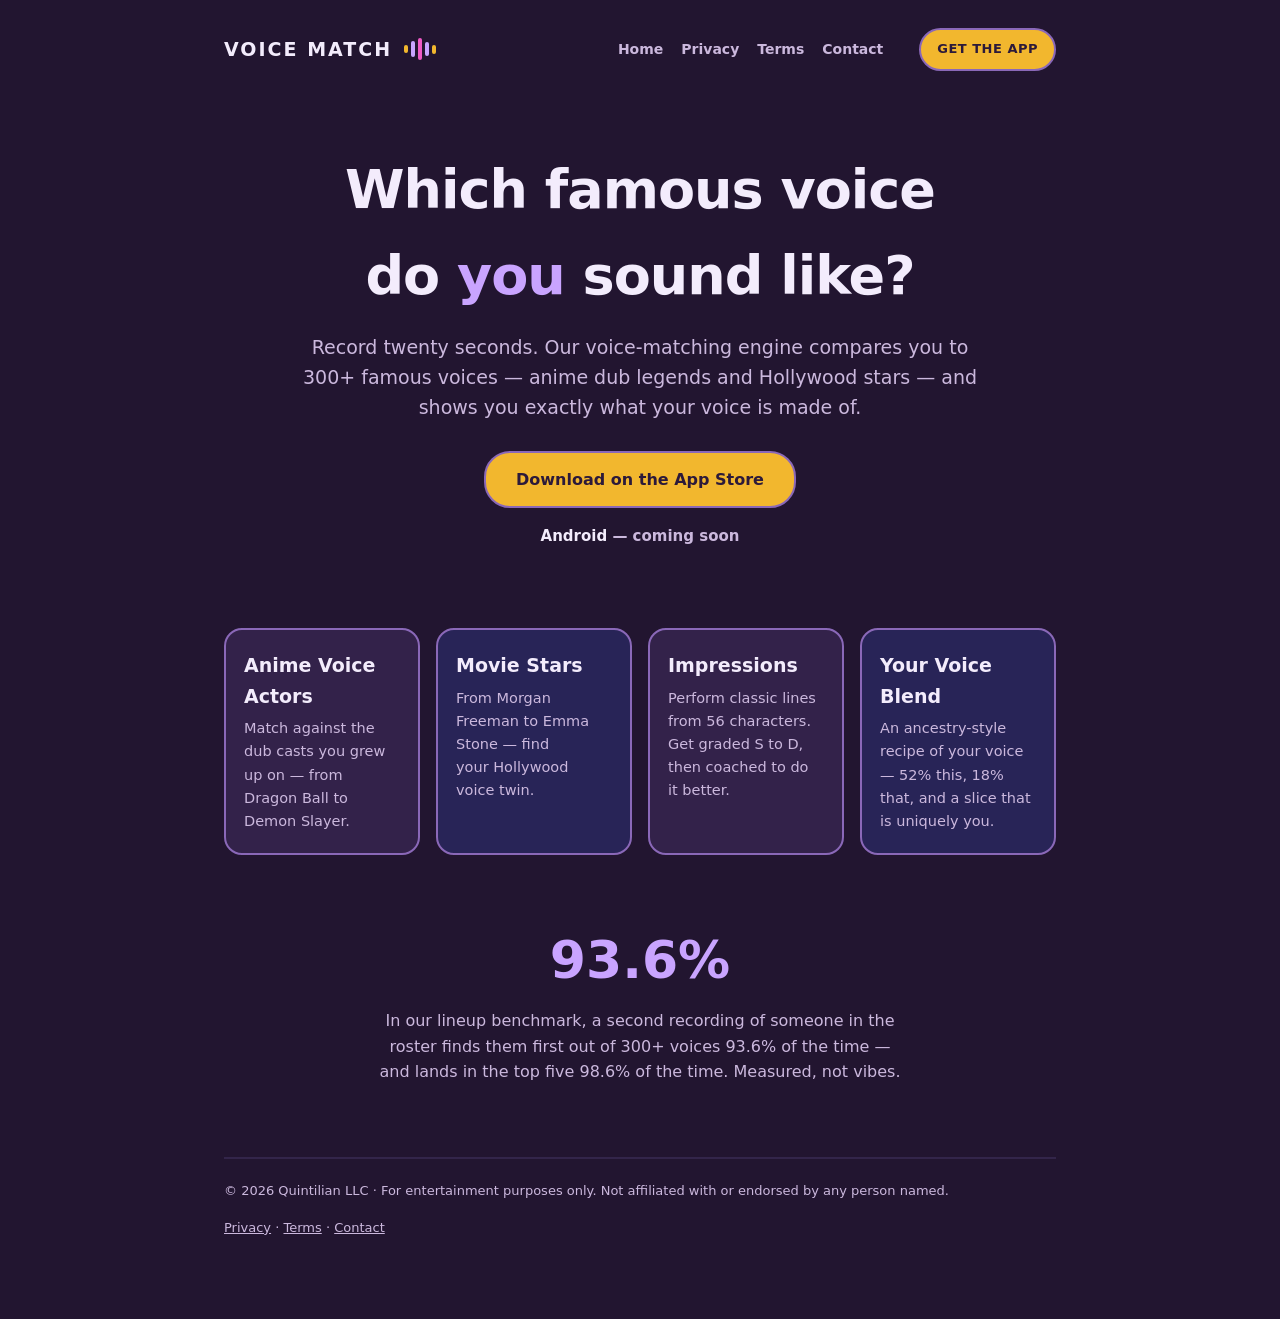
<file: index.html>
<!doctype html>
<html lang="en">
<head>
<meta charset="utf-8"><meta name="viewport" content="width=device-width, initial-scale=1">
<title>VOICE MATCH — Which famous voice do you sound like?</title>
<meta name="description" content="Record 20 seconds of your voice and find your famous voice twin — real acoustic matching against 300+ voices, plus an impression game with coaching.">
<link rel="stylesheet" href="style.css">
</head>
<body><div class="wrap">
<header><a class="brand" href="index.html"><b>VOICE MATCH</b><span class="wave"><span></span><span></span><span></span><span></span><span></span></span></a><nav><a href="index.html">Home</a><a href="privacy.html">Privacy</a><a href="terms.html">Terms</a><a href="contact.html">Contact</a><a class="getapp" href="https://apps.apple.com/us/app/voice-match-famous-voice-twin/id6788507457" title="Download Voice Match on the App Store">GET THE APP</a></nav></header>
<section class="hero">
  <h1>Which famous voice <br>do <em>you</em> sound like?</h1>
  <p>Record twenty seconds. Our voice-matching engine compares you to 300+ famous voices — anime dub legends and Hollywood stars — and shows you exactly what your voice is made of.</p>
  <a class="badge" href="https://apps.apple.com/us/app/voice-match-famous-voice-twin/id6788507457">Download on the App Store</a><span class="android-soon"><b>Android</b> — coming soon</span>
</section>
<section class="cards">
  <div class="card"><h3>Anime Voice Actors</h3><p>Match against the dub casts you grew up on — from Dragon Ball to Demon Slayer.</p></div>
  <div class="card gold"><h3>Movie Stars</h3><p>From Morgan Freeman to Emma Stone — find your Hollywood voice twin.</p></div>
  <div class="card"><h3>Impressions</h3><p>Perform classic lines from 56 characters. Get graded S to D, then coached to do it better.</p></div>
  <div class="card gold"><h3>Your Voice Blend</h3><p>An ancestry-style recipe of your voice — 52% this, 18% that, and a slice that is uniquely you.</p></div>
</section>
<section class="stat">
  <div class="num">93.6%</div>
  <p>In our lineup benchmark, a second recording of someone in the roster finds them first out of 300+ voices 93.6% of the time — and lands in the top five 98.6% of the time. Measured, not vibes.</p>
</section>
<footer><span>© 2026 Quintilian LLC · For entertainment purposes only. Not affiliated with or endorsed by any person named.</span><span><a href="privacy.html">Privacy</a> · <a href="terms.html">Terms</a> · <a href="contact.html">Contact</a></span></footer>
</div></body></html>
</file>
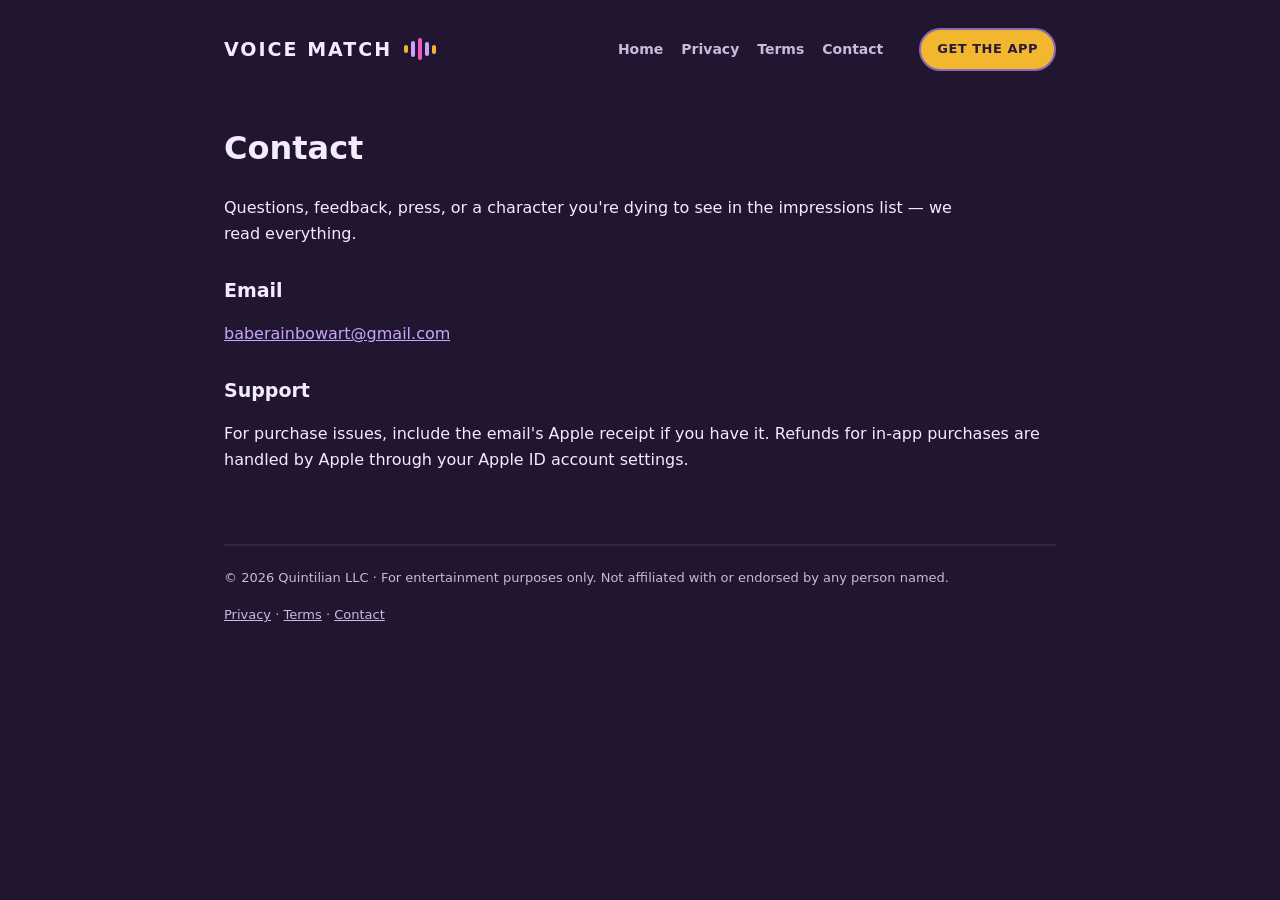
<file: contact.html>
<!doctype html>
<html lang="en">
<head>
<meta charset="utf-8"><meta name="viewport" content="width=device-width, initial-scale=1">
<title>VOICE MATCH — Contact</title>
<link rel="stylesheet" href="style.css">
</head>
<body><div class="wrap page">
<header><a class="brand" href="index.html"><b>VOICE MATCH</b><span class="wave"><span></span><span></span><span></span><span></span><span></span></span></a><nav><a href="index.html">Home</a><a href="privacy.html">Privacy</a><a href="terms.html">Terms</a><a href="contact.html">Contact</a><a class="getapp" href="https://apps.apple.com/us/app/voice-match-famous-voice-twin/id6788507457" title="Download Voice Match on the App Store">GET THE APP</a></nav></header>
<h1>Contact</h1>
<p>Questions, feedback, press, or a character you're dying to see in the impressions list — we read everything.</p>
<h2>Email</h2>
<p><a href="mailto:baberainbowart@gmail.com">baberainbowart@gmail.com</a></p>
<h2>Support</h2>
<p>For purchase issues, include the email's Apple receipt if you have it. Refunds for in-app purchases are handled by Apple through your Apple ID account settings.</p>
<footer><span>© 2026 Quintilian LLC · For entertainment purposes only. Not affiliated with or endorsed by any person named.</span><span><a href="privacy.html">Privacy</a> · <a href="terms.html">Terms</a> · <a href="contact.html">Contact</a></span></footer>
</div></body></html>
</file>
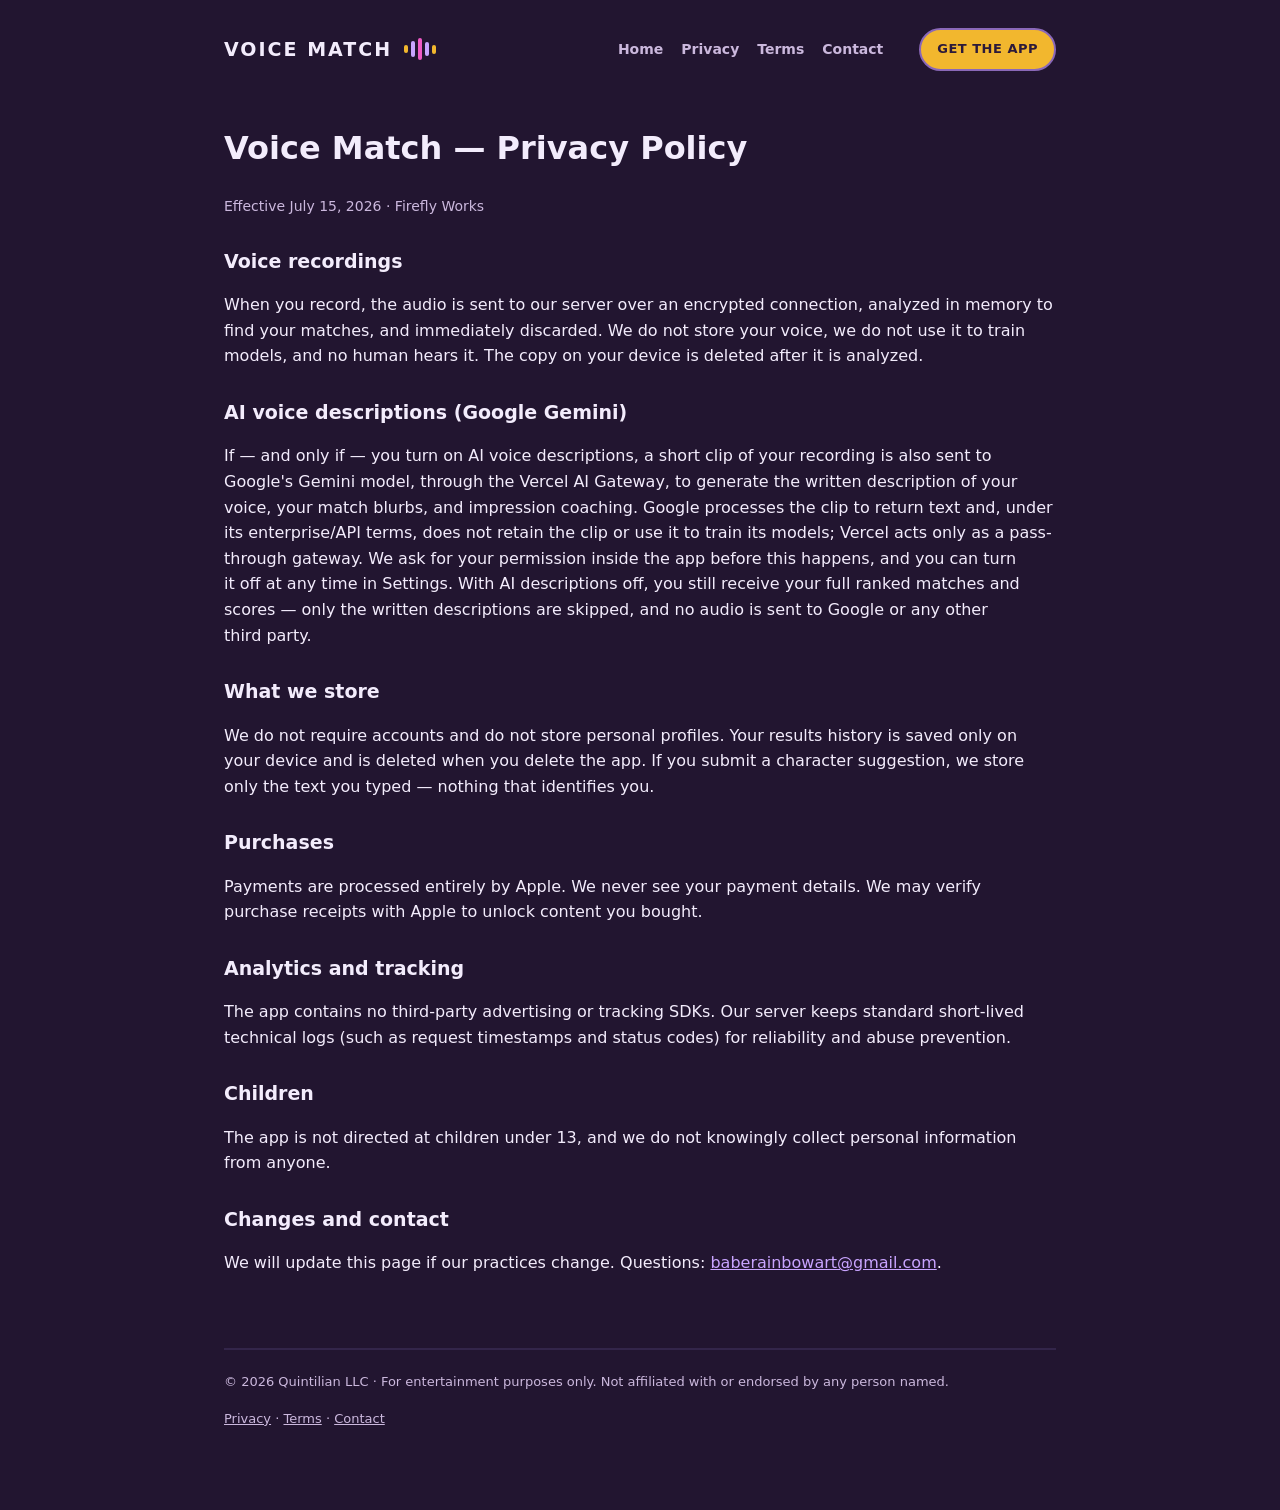
<file: privacy.html>
<!doctype html>
<html lang="en">
<head>
<meta charset="utf-8"><meta name="viewport" content="width=device-width, initial-scale=1">
<title>VOICE MATCH — Privacy Policy</title>
<link rel="stylesheet" href="style.css">
</head>
<body><div class="wrap page">
<header><a class="brand" href="index.html"><b>VOICE MATCH</b><span class="wave"><span></span><span></span><span></span><span></span><span></span></span></a><nav><a href="index.html">Home</a><a href="privacy.html">Privacy</a><a href="terms.html">Terms</a><a href="contact.html">Contact</a><a class="getapp" href="https://apps.apple.com/us/app/voice-match-famous-voice-twin/id6788507457" title="Download Voice Match on the App Store">GET THE APP</a></nav></header>
<h1>Voice Match — Privacy Policy</h1>
<p class="muted">Effective July 15, 2026 · Firefly Works</p>

<h2>Voice recordings</h2>
<p>When you record, the audio is sent to our server over an encrypted connection, analyzed in memory to find your matches, and immediately discarded. We do not store your voice, we do not use it to train models, and no human hears it. The copy on your device is deleted after it is analyzed.</p>

<h2>AI voice descriptions (Google Gemini)</h2>
<p>If — and only if — you turn on AI voice descriptions, a short clip of your recording is also sent to Google's Gemini model, through the Vercel AI Gateway, to generate the written description of your voice, your match blurbs, and impression coaching. Google processes the clip to return text and, under its enterprise/API terms, does not retain the clip or use it to train its models; Vercel acts only as a pass-through gateway. We ask for your permission inside the app before this happens, and you can turn it off at any time in Settings. With AI descriptions off, you still receive your full ranked matches and scores — only the written descriptions are skipped, and no audio is sent to Google or any other third party.</p>

<h2>What we store</h2>
<p>We do not require accounts and do not store personal profiles. Your results history is saved only on your device and is deleted when you delete the app. If you submit a character suggestion, we store only the text you typed — nothing that identifies you.</p>

<h2>Purchases</h2>
<p>Payments are processed entirely by Apple. We never see your payment details. We may verify purchase receipts with Apple to unlock content you bought.</p>

<h2>Analytics and tracking</h2>
<p>The app contains no third-party advertising or tracking SDKs. Our server keeps standard short-lived technical logs (such as request timestamps and status codes) for reliability and abuse prevention.</p>

<h2>Children</h2>
<p>The app is not directed at children under 13, and we do not knowingly collect personal information from anyone.</p>

<h2>Changes and contact</h2>
<p>We will update this page if our practices change. Questions: <a href="mailto:baberainbowart@gmail.com">baberainbowart@gmail.com</a>.</p>

<footer><span>© 2026 Quintilian LLC · For entertainment purposes only. Not affiliated with or endorsed by any person named.</span><span><a href="privacy.html">Privacy</a> · <a href="terms.html">Terms</a> · <a href="contact.html">Contact</a></span></footer>
</div></body></html>
</file>
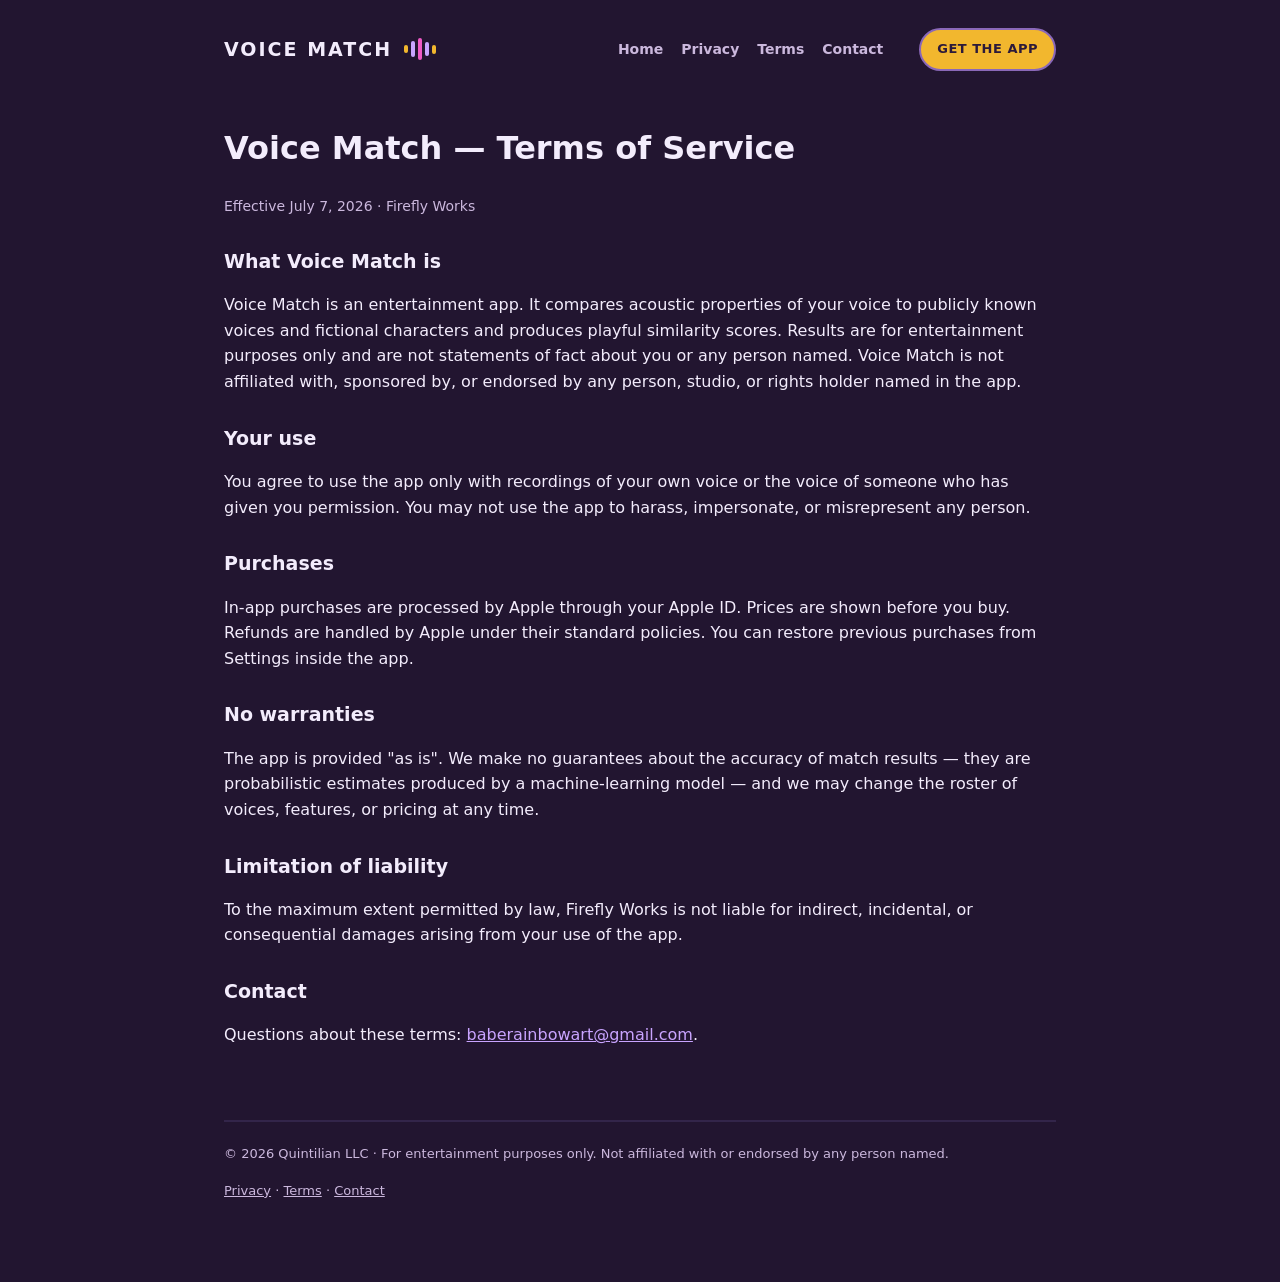
<file: terms.html>
<!doctype html>
<html lang="en">
<head>
<meta charset="utf-8"><meta name="viewport" content="width=device-width, initial-scale=1">
<title>VOICE MATCH — Terms of Service</title>
<link rel="stylesheet" href="style.css">
</head>
<body><div class="wrap page">
<header><a class="brand" href="index.html"><b>VOICE MATCH</b><span class="wave"><span></span><span></span><span></span><span></span><span></span></span></a><nav><a href="index.html">Home</a><a href="privacy.html">Privacy</a><a href="terms.html">Terms</a><a href="contact.html">Contact</a><a class="getapp" href="https://apps.apple.com/us/app/voice-match-famous-voice-twin/id6788507457" title="Download Voice Match on the App Store">GET THE APP</a></nav></header>
<h1>Voice Match — Terms of Service</h1>
<p class="muted">Effective July 7, 2026 · Firefly Works</p>

<h2>What Voice Match is</h2>
<p>Voice Match is an entertainment app. It compares acoustic properties of your voice to publicly known voices and fictional characters and produces playful similarity scores. Results are for entertainment purposes only and are not statements of fact about you or any person named. Voice Match is not affiliated with, sponsored by, or endorsed by any person, studio, or rights holder named in the app.</p>

<h2>Your use</h2>
<p>You agree to use the app only with recordings of your own voice or the voice of someone who has given you permission. You may not use the app to harass, impersonate, or misrepresent any person.</p>

<h2>Purchases</h2>
<p>In-app purchases are processed by Apple through your Apple ID. Prices are shown before you buy. Refunds are handled by Apple under their standard policies. You can restore previous purchases from Settings inside the app.</p>

<h2>No warranties</h2>
<p>The app is provided "as is". We make no guarantees about the accuracy of match results — they are probabilistic estimates produced by a machine-learning model — and we may change the roster of voices, features, or pricing at any time.</p>

<h2>Limitation of liability</h2>
<p>To the maximum extent permitted by law, Firefly Works is not liable for indirect, incidental, or consequential damages arising from your use of the app.</p>

<h2>Contact</h2>
<p>Questions about these terms: <a href="mailto:baberainbowart@gmail.com">baberainbowart@gmail.com</a>.</p>

<footer><span>© 2026 Quintilian LLC · For entertainment purposes only. Not affiliated with or endorsed by any person named.</span><span><a href="privacy.html">Privacy</a> · <a href="terms.html">Terms</a> · <a href="contact.html">Contact</a></span></footer>
</div></body></html>
</file>
<file: style.css>
:root {
  /* Dark-only, matching the app's Chromatic Pop dark theme */
  color-scheme: dark;
  --bg:#221530; --surface:#33224A; --butter:#282457; --ink:#F3ECFC; --muted:#CBB8DD;
  --violet:#C9A4FF; --gold:#F2B72E; --pink:#EE59C5; --outline:#8A68B8; --divider:#33254A;
}
* { box-sizing: border-box; }
html, body { overflow-x: hidden; }
body { margin:0; background:var(--bg); color:var(--ink);
  font-family:-apple-system, system-ui, "Segoe UI", sans-serif; line-height:1.6; }
.wrap { max-width: 880px; margin: 0 auto; padding: 0 24px 80px; }
p, li { text-wrap: pretty; }
h1,h2,h3 { text-wrap: balance; }
header { display:flex; align-items:center; justify-content:space-between; padding:28px 0; }
.brand { display:flex; align-items:center; gap:12px; text-decoration:none; color:var(--ink); }
.brand b { font-weight:900; letter-spacing:2px; font-size:19px; }
.wave { display:flex; align-items:center; gap:3px; height:22px; }
.wave span { width:4px; border-radius:2px; animation: bounce 1.1s ease-in-out infinite; }
.wave span:nth-child(1){ background:var(--gold);  height:8px;  animation-delay:0s; }
.wave span:nth-child(2){ background:var(--violet);height:16px; animation-delay:.15s; }
.wave span:nth-child(3){ background:var(--pink);  height:22px; animation-delay:.3s; }
.wave span:nth-child(4){ background:var(--violet);height:14px; animation-delay:.45s; }
.wave span:nth-child(5){ background:var(--gold);  height:9px;  animation-delay:.6s; }
@keyframes bounce { 0%,100%{ transform:scaleY(.45);} 50%{ transform:scaleY(1);} }
@media (prefers-reduced-motion: reduce) { .wave span { animation:none; } }
nav { display:flex; align-items:center; flex-wrap:wrap; gap:6px 18px; justify-content:flex-end; }
nav a { color:var(--muted); text-decoration:none; font-weight:700; font-size:14px; }
nav a:hover { color:var(--violet); }
.hero { text-align:center; padding: 48px 0 24px; }
.hero h1 { font-size: clamp(34px, 6vw, 54px); font-weight:900; letter-spacing:-1px; margin:0 0 12px; }
.hero h1 em { font-style:normal; color:var(--violet); }
.hero p { font-size:19px; color:var(--muted); max-width:56ch; margin:0 auto; }
.badge { display:inline-block; margin-top:28px; background:var(--gold); color:#2C1A3A;
  border:2px solid var(--outline); border-radius:26px; padding:14px 30px; font-weight:800; font-size:16px; }
.cards { display:grid; grid-template-columns:repeat(4,1fr); gap:16px; margin-top:56px; }
.card { border:2px solid var(--outline); border-radius:18px; padding:22px; background:var(--surface); }
.card.gold { background:var(--butter); }
.card h3 { margin:0 0 6px; font-size:19px; font-weight:800; }
.card p { margin:0; font-size:14.5px; color:var(--muted); }
.stat { text-align:center; margin-top:64px; }
.stat .num { font-size:52px; font-weight:900; color:var(--violet); }
.stat p { color:var(--muted); max-width:52ch; margin:6px auto 0; }
.page h1 { font-size:32px; font-weight:900; margin-top:24px; }
.page h2 { font-size:19px; font-weight:800; margin-top:28px; }
.page .muted { color:var(--muted); font-size:14px; }
footer { border-top:2px solid var(--divider); margin-top:72px; padding-top:22px;
  display:flex; flex-wrap:wrap; gap:16px; justify-content:space-between; color:var(--muted); font-size:13px; }
footer a { color:var(--muted); }
a { color:var(--violet); }

/* GET THE APP — header CTA. Swap href + drop .soon when the App Store link lands. */
.getapp { display:inline-flex; align-items:center; gap:8px; margin-left:18px; background:var(--gold); color:#2C1A3A; text-decoration:none; font-weight:900; font-size:13px; letter-spacing:.5px; padding:9px 16px; border-radius:999px; border:2px solid var(--outline, #2C1A3A); white-space:nowrap; }
.getapp .soon { font-weight:800; font-size:10px; letter-spacing:1px; text-transform:uppercase; background:#2C1A3A; color:#F2B72E; padding:3px 8px; border-radius:999px; }
.getapp[aria-disabled="true"] { cursor:default; }
@media (max-width:600px){ header { flex-wrap:wrap; gap:10px; } .getapp { margin-left:0; } }

/* mobile header: stack brand over nav, pills wrap — no horizontal scroll */
@media (max-width: 640px) {
  header { flex-direction: column; align-items: flex-start; gap: 14px; padding: 22px 0; }
  nav { width: 100%; justify-content: flex-start; gap: 6px 16px; }
  .getapp { margin-left: 0; padding: 8px 14px; font-size: 12px; }
  .getapp .soon { font-size: 9px; padding: 2px 6px; }
}

/* small screens: let the hero headline wrap naturally instead of clipping */
@media (max-width: 640px) {
  .hero h1 { font-size: clamp(28px, 8.5vw, 40px); }
  .hero h1 br { display: none; }
}


/* Live store CTA in the hero */
a.badge { text-decoration:none; }
a.badge:hover { filter:brightness(1.05); }
.android-soon { display:block; margin-top:16px; color:var(--muted); font-size:15px; font-weight:600; }
.android-soon b { color:var(--ink); font-weight:800; }


/* feature cards: 4 across, then 2, then 1 */
.cards .card { padding:20px 18px; }
@media (max-width:820px){ .cards { grid-template-columns:repeat(2,1fr); } }
@media (max-width:480px){ .cards { grid-template-columns:1fr; } }
</file>
